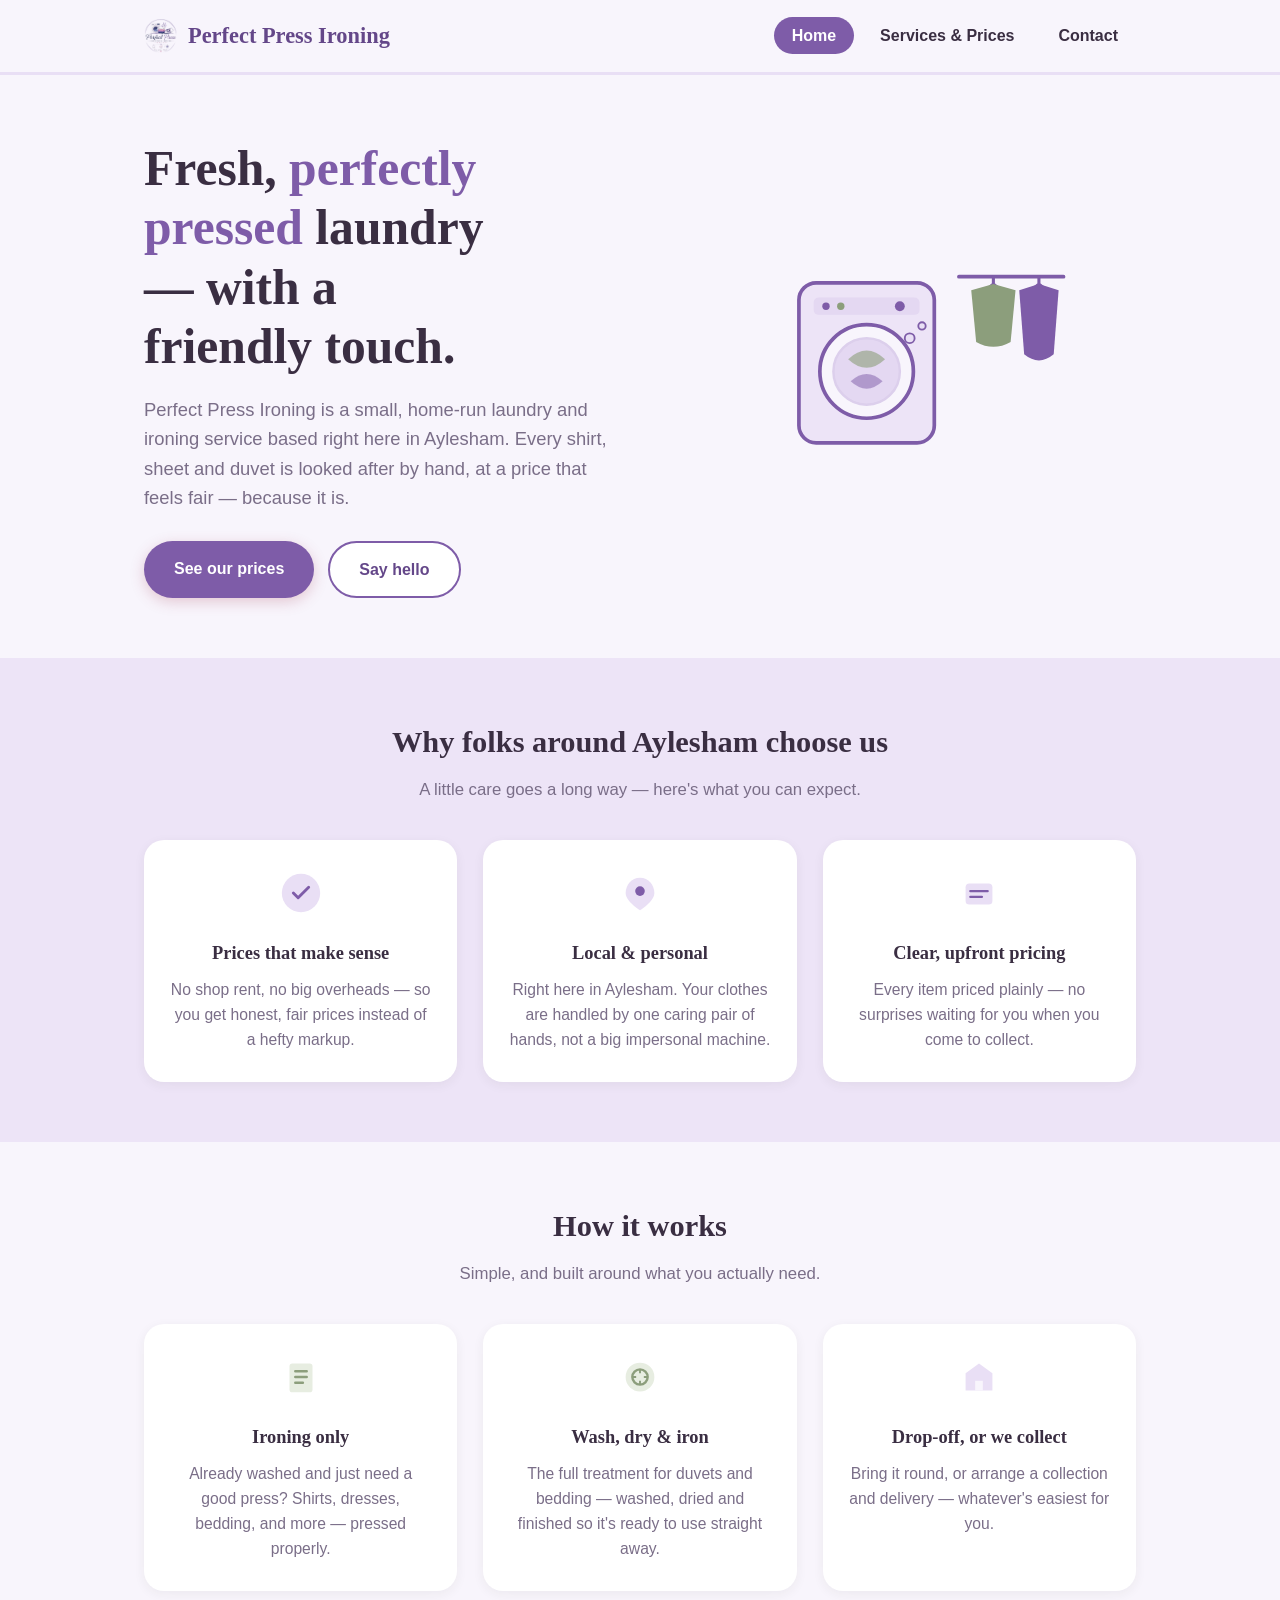
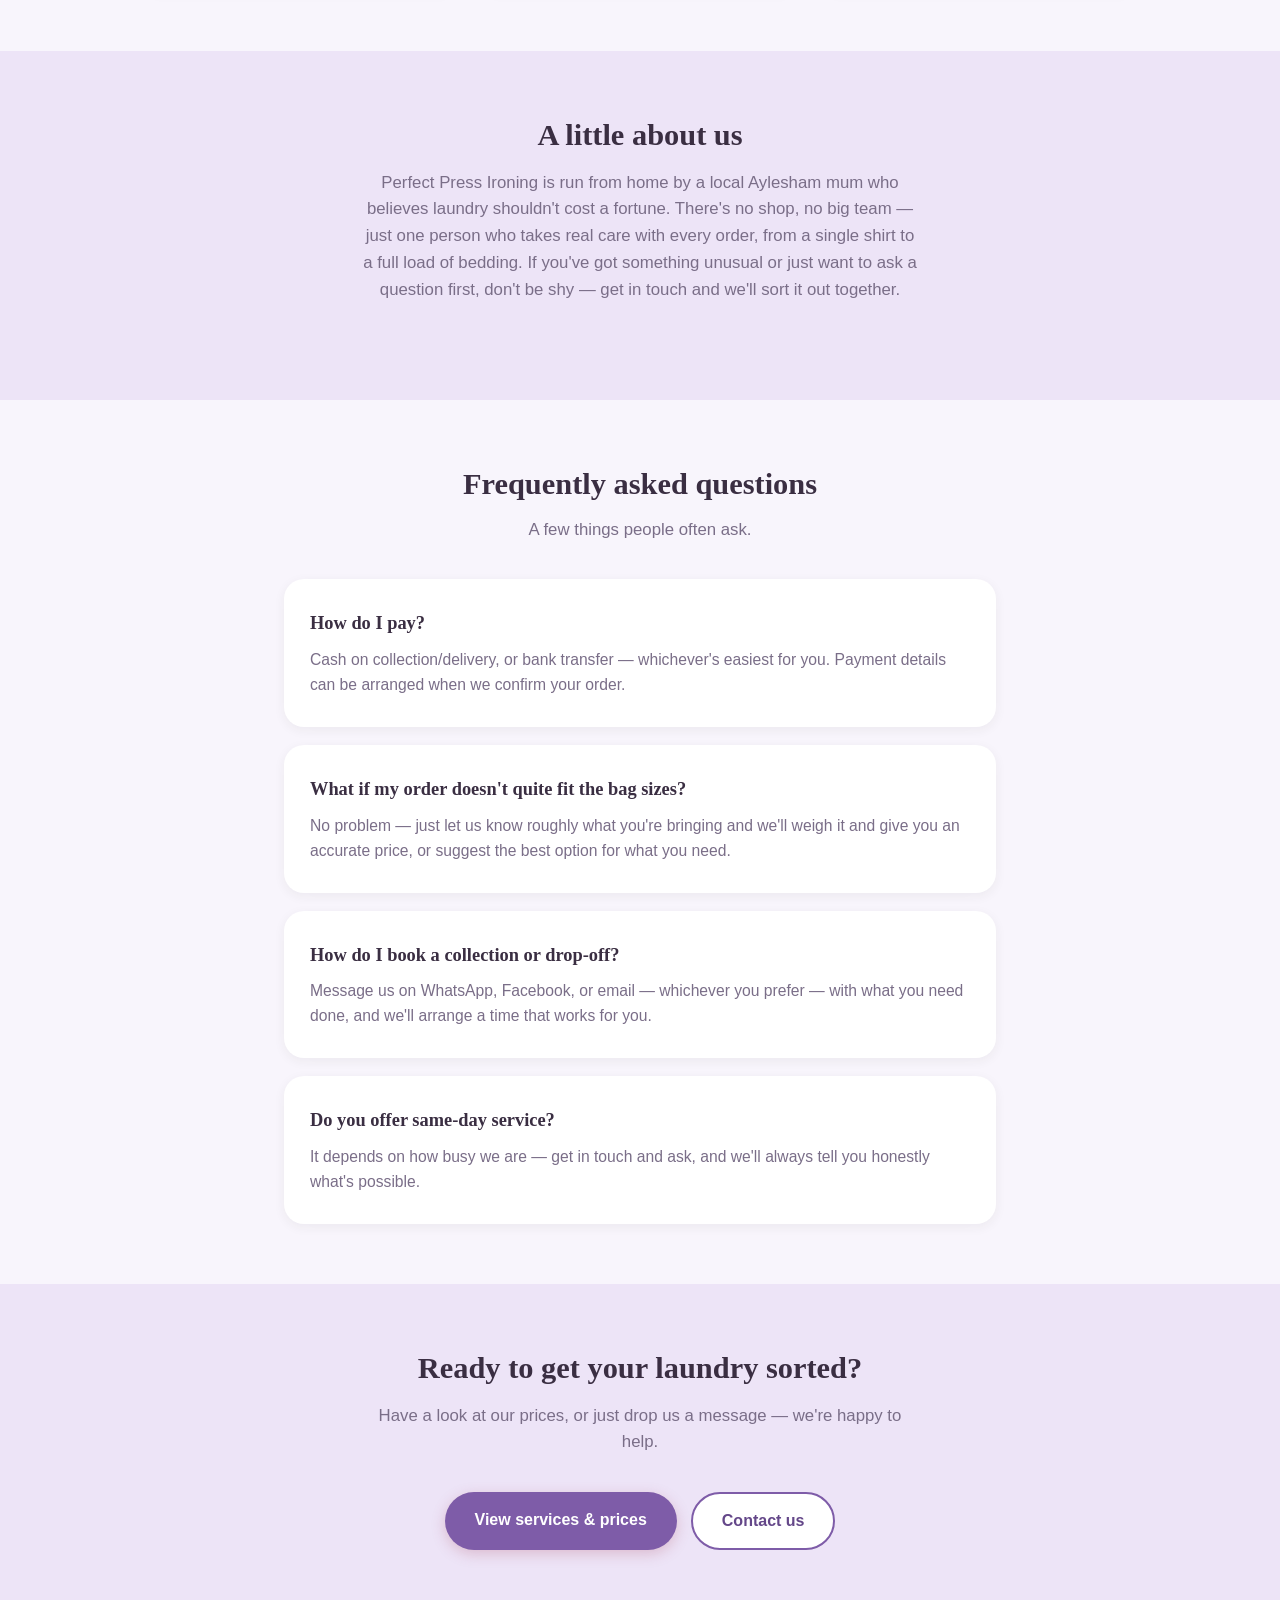
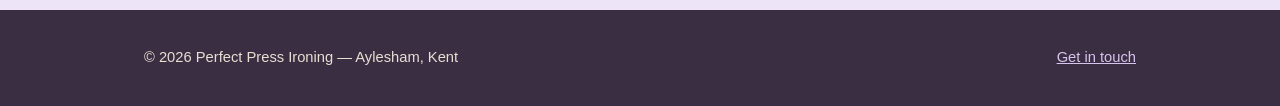
<file: index.html>
<!DOCTYPE html>
<html lang="en">
<head>
<meta charset="UTF-8">
<meta name="viewport" content="width=device-width, initial-scale=1.0">
<title>Perfect Press Ironing — Friendly Home Laundry &amp; Ironing in Aylesham</title>
<meta name="description" content="Warm, friendly home laundry, ironing and cleaning in Aylesham. Fair prices, careful hands, and a personal touch.">
<link rel="stylesheet" href="styles.css">
</head>
<body>

<header>
  <div class="nav">
    <a href="index.html" class="brand">
      <img src="images/logo-basket.png" alt="Perfect Press Ironing" class="brand-icon">
      Perfect Press Ironing
    </a>
    <button class="nav-toggle" aria-label="Toggle menu">&#9776;</button>
    <ul class="nav-links">
      <li><a href="index.html" class="active">Home</a></li>
      <li><a href="services.html">Services &amp; Prices</a></li>
      <li><a href="contact.html">Contact</a></li>
    </ul>
  </div>
</header>

<section class="hero">
  <div class="wrap hero-inner">
    <div>
      <h1>Fresh, <span class="highlight">perfectly pressed</span> laundry — with a friendly touch.</h1>
      <p class="lead">Perfect Press Ironing is a small, home-run laundry and ironing service based right here in Aylesham. Every shirt, sheet and duvet is looked after by hand, at a price that feels fair — because it is.</p>
      <div class="hero-buttons">
        <a href="services.html" class="btn">See our prices</a>
        <a href="contact.html" class="btn-outline">Say hello</a>
      </div>
    </div>
    <div class="hero-art">
      <svg viewBox="0 0 260 260" width="100%" height="100%" style="max-width:320px;">
        <!-- washing machine -->
        <rect x="30" y="60" width="110" height="130" rx="14" fill="#EDE4F7" stroke="#7E5CA8" stroke-width="3"/>
        <rect x="42" y="72" width="86" height="14" rx="4" fill="#E4D8F2"/>
        <circle cx="52" cy="79" r="3" fill="#7E5CA8"/>
        <circle cx="64" cy="79" r="3" fill="#8C9E7C"/>
        <circle cx="112" cy="79" r="4" fill="#7E5CA8"/>
        <circle cx="85" cy="132" r="38" fill="#F8F5FC" stroke="#7E5CA8" stroke-width="3"/>
        <circle cx="85" cy="132" r="27" fill="#E4D8F2" stroke="#DCCFEC" stroke-width="2"/>
        <path d="M70 122 Q85 108 100 122 Q85 136 70 122" fill="#8C9E7C" opacity="0.6"/>
        <path d="M72 140 Q85 152 98 140 Q85 128 72 140" fill="#7E5CA8" opacity="0.5"/>
        <!-- bubbles -->
        <circle cx="120" cy="105" r="4" fill="#E9DFF5" stroke="#7E5CA8" stroke-width="1.5"/>
        <circle cx="130" cy="95" r="3" fill="#E9DFF5" stroke="#7E5CA8" stroke-width="1.5"/>

        <!-- hanger rail -->
        <line x1="160" y1="55" x2="245" y2="55" stroke="#7E5CA8" stroke-width="3" stroke-linecap="round"/>
        <!-- hanger 1 with shirt -->
        <path d="M188 55 v6 M182 66 L188 61 L194 66" stroke="#7E5CA8" stroke-width="2.5" stroke-linecap="round" fill="none"/>
        <path d="M170 66 L188 61 L206 66 L202 108 Q188 116 174 108 Z" fill="#8C9E7C"/>
        <!-- hanger 2 with shirt -->
        <path d="M225 55 v6 M219 66 L225 61 L231 66" stroke="#7E5CA8" stroke-width="2.5" stroke-linecap="round" fill="none"/>
        <path d="M209 66 L225 61 L241 66 L237 118 Q225 128 213 118 Z" fill="#7E5CA8"/>
      </svg>
    </div>
  </div>
</section>

<section class="alt">
  <div class="wrap center">
    <h2>Why folks around Aylesham choose us</h2>
    <p class="section-note">A little care goes a long way — here's what you can expect.</p>
    <div class="grid3">
      <div class="feature">
        <svg class="icon" viewBox="0 0 48 48" fill="none">
          <circle cx="24" cy="24" r="20" fill="#E9DFF5"/>
          <path d="M16 24 L21 29 L32 18" stroke="#7E5CA8" stroke-width="3" stroke-linecap="round" stroke-linejoin="round" fill="none"/>
        </svg>
        <h3>Prices that make sense</h3>
        <p>No shop rent, no big overheads — so you get honest, fair prices instead of a hefty markup.</p>
      </div>
      <div class="feature">
        <svg class="icon" viewBox="0 0 48 48" fill="none">
          <path d="M24 8 C15 8 9 16 9 24 C9 33 24 42 24 42 C24 42 39 33 39 24 C39 16 33 8 24 8Z" fill="#E9DFF5"/>
          <circle cx="24" cy="22" r="5" fill="#7E5CA8"/>
        </svg>
        <h3>Local &amp; personal</h3>
        <p>Right here in Aylesham. Your clothes are handled by one caring pair of hands, not a big impersonal machine.</p>
      </div>
      <div class="feature">
        <svg class="icon" viewBox="0 0 48 48" fill="none">
          <rect x="10" y="14" width="28" height="22" rx="4" fill="#E9DFF5"/>
          <path d="M15 22 h18 M15 28 h12" stroke="#7E5CA8" stroke-width="2.5" stroke-linecap="round"/>
        </svg>
        <h3>Clear, upfront pricing</h3>
        <p>Every item priced plainly — no surprises waiting for you when you come to collect.</p>
      </div>
    </div>
  </div>
</section>

<section>
  <div class="wrap center">
    <h2>How it works</h2>
    <p class="section-note">Simple, and built around what you actually need.</p>
    <div class="grid3">
      <div class="feature">
        <svg class="icon" viewBox="0 0 48 48" fill="none">
          <rect x="12" y="10" width="24" height="30" rx="3" fill="#E7EDE1"/>
          <path d="M18 18 h12 M18 24 h12 M18 30 h8" stroke="#8C9E7C" stroke-width="2.5" stroke-linecap="round"/>
        </svg>
        <h3>Ironing only</h3>
        <p>Already washed and just need a good press? Shirts, dresses, bedding, and more — pressed properly.</p>
      </div>
      <div class="feature">
        <svg class="icon" viewBox="0 0 48 48" fill="none">
          <circle cx="24" cy="24" r="15" fill="#E7EDE1"/>
          <circle cx="24" cy="24" r="8" fill="none" stroke="#8C9E7C" stroke-width="2.5"/>
          <path d="M24 16 v4 M24 28 v4 M16 24 h4 M28 24 h4" stroke="#8C9E7C" stroke-width="2"/>
        </svg>
        <h3>Wash, dry &amp; iron</h3>
        <p>The full treatment for duvets and bedding — washed, dried and finished so it's ready to use straight away.</p>
      </div>
      <div class="feature">
        <svg class="icon" viewBox="0 0 48 48" fill="none">
          <path d="M10 20 L24 10 L38 20 V38 H10 Z" fill="#E9DFF5"/>
          <path d="M20 38 V28 H28 V38" fill="#F8F5FC"/>
        </svg>
        <h3>Drop-off, or we collect</h3>
        <p>Bring it round, or arrange a collection and delivery — whatever's easiest for you.</p>
      </div>
    </div>
  </div>
</section>

<section class="alt">
  <div class="wrap" style="max-width:760px; text-align:center;">
    <h2>A little about us</h2>
    <p class="section-note" style="margin-left:auto;margin-right:auto;">Perfect Press Ironing is run from home by a local Aylesham mum who believes laundry shouldn't cost a fortune. There's no shop, no big team — just one person who takes real care with every order, from a single shirt to a full load of bedding. If you've got something unusual or just want to ask a question first, don't be shy — get in touch and we'll sort it out together.</p>
  </div>
</section>

<section>
  <div class="wrap" style="max-width:760px;">
    <h2 class="center" style="margin-bottom:8px;">Frequently asked questions</h2>
    <p class="section-note center" style="margin-left:auto;margin-right:auto;">A few things people often ask.</p>

    <div class="feature" style="margin-bottom:18px;">
      <h3>How do I pay?</h3>
      <p>Cash on collection/delivery, or bank transfer — whichever's easiest for you. Payment details can be arranged when we confirm your order.</p>
    </div>
    <div class="feature" style="margin-bottom:18px;">
      <h3>What if my order doesn't quite fit the bag sizes?</h3>
      <p>No problem — just let us know roughly what you're bringing and we'll weigh it and give you an accurate price, or suggest the best option for what you need.</p>
    </div>
    <div class="feature" style="margin-bottom:18px;">
      <h3>How do I book a collection or drop-off?</h3>
      <p>Message us on WhatsApp, Facebook, or email — whichever you prefer — with what you need done, and we'll arrange a time that works for you.</p>
    </div>
    <div class="feature">
      <h3>Do you offer same-day service?</h3>
      <p>It depends on how busy we are — get in touch and ask, and we'll always tell you honestly what's possible.</p>
    </div>
  </div>
</section>

<section class="alt">
  <div class="wrap center">
    <h2>Ready to get your laundry sorted?</h2>
    <p class="section-note">Have a look at our prices, or just drop us a message — we're happy to help.</p>
    <div class="hero-buttons" style="justify-content:center;">
      <a href="services.html" class="btn">View services &amp; prices</a>
      <a href="contact.html" class="btn-outline">Contact us</a>
    </div>
  </div>
</section>

<footer>
  <div class="wrap footer-row">
    <span>&copy; 2026 Perfect Press Ironing — Aylesham, Kent</span>
    <span><a href="contact.html">Get in touch</a></span>
  </div>
</footer>

<script src="nav.js"></script>
<!-- Cloudflare Web Analytics --><script type='module' src='https://static.cloudflareinsights.com/beacon.min.js' data-cf-beacon='{"token": "32b7b46037474253a312a20055d5d969"}'></script><!-- End Cloudflare Web Analytics -->
</body>
</html>
</file>
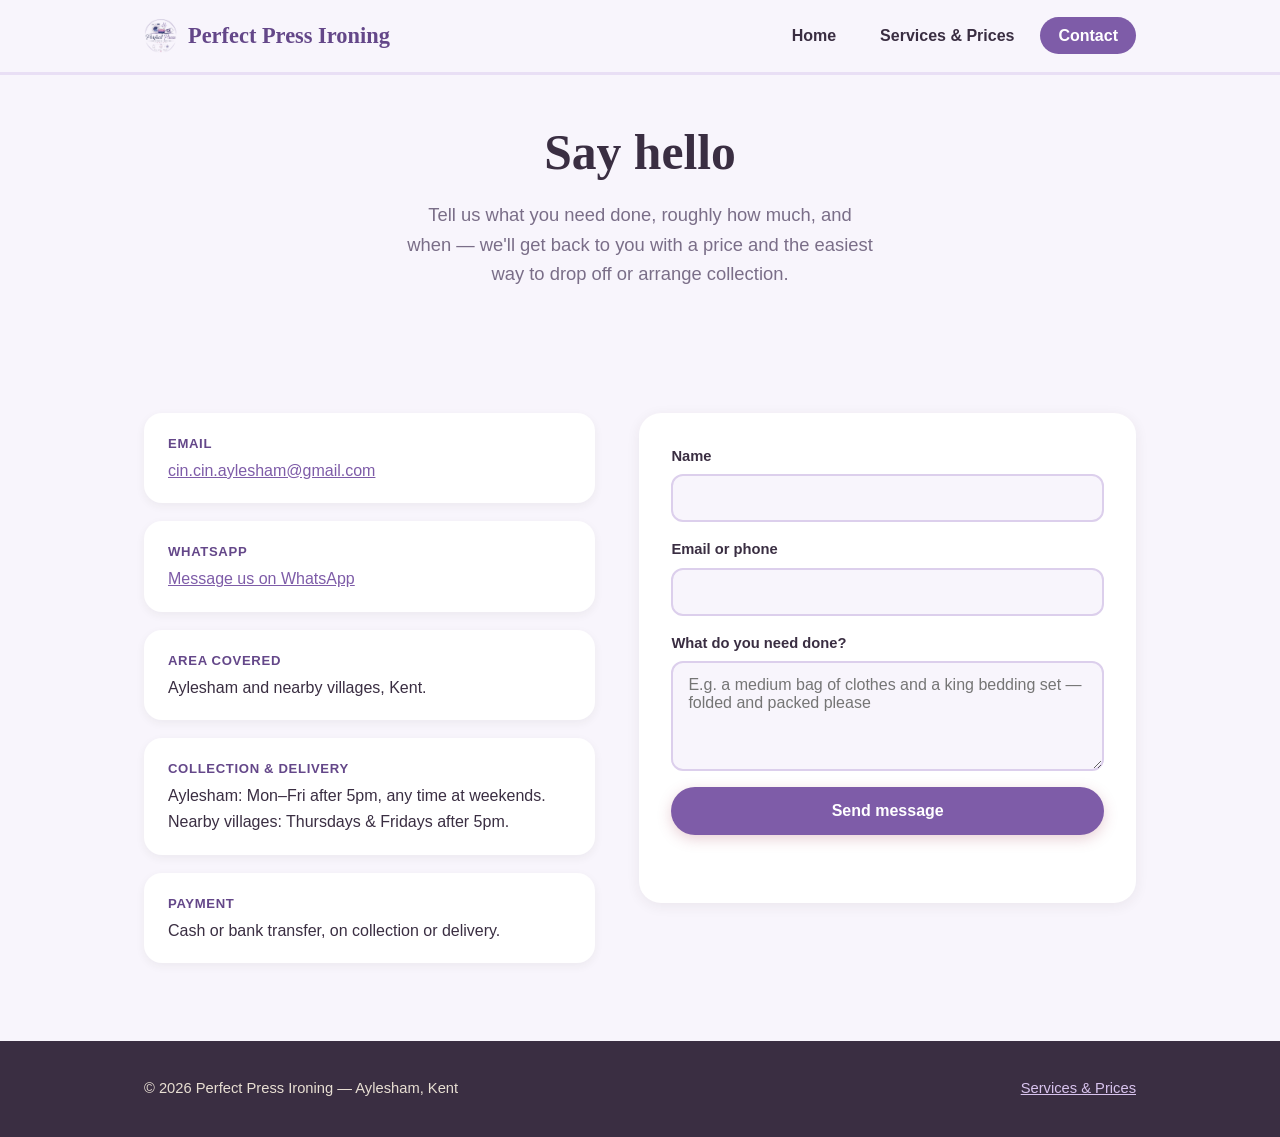
<file: contact.html>
<!DOCTYPE html>
<html lang="en">
<head>
<meta charset="UTF-8">
<meta name="viewport" content="width=device-width, initial-scale=1.0">
<title>Contact — Perfect Press Ironing</title>
<meta name="description" content="Get in touch with Perfect Press Ironing, Aylesham — friendly laundry, ironing and cleaning.">
<link rel="stylesheet" href="styles.css">
</head>
<body>

<header>
  <div class="nav">
    <a href="index.html" class="brand">
      <img src="images/logo-basket.png" alt="Perfect Press Ironing" class="brand-icon">
      Perfect Press Ironing
    </a>
    <button class="nav-toggle" aria-label="Toggle menu">&#9776;</button>
    <ul class="nav-links">
      <li><a href="index.html">Home</a></li>
      <li><a href="services.html">Services &amp; Prices</a></li>
      <li><a href="contact.html" class="active">Contact</a></li>
    </ul>
  </div>
</header>

<section class="hero" style="padding:48px 0 36px;">
  <div class="wrap center">
    <h1 style="max-width:none;">Say hello</h1>
    <p class="lead" style="margin-left:auto;margin-right:auto;">Tell us what you need done, roughly how much, and when — we'll get back to you with a price and the easiest way to drop off or arrange collection.</p>
  </div>
</section>

<section>
  <div class="wrap contact-grid">

    <div class="contact-details">
      <div class="item">
        <div class="label">Email</div>
        <p><a href="mailto:cin.cin.aylesham@gmail.com">cin.cin.aylesham@gmail.com</a></p>
      </div>
      <div class="item">
        <div class="label">WhatsApp</div>
        <p><a href="https://wa.me/447436921826?text=Hi%2C%20I%27d%20like%20to%20ask%20about%20laundry%20services" target="_blank" rel="noopener">Message us on WhatsApp</a></p>
      </div>
      <div class="item">
        <div class="label">Area covered</div>
        <p>Aylesham and nearby villages, Kent.</p>
      </div>
      <div class="item">
        <div class="label">Collection &amp; delivery</div>
        <p>Aylesham: Mon–Fri after 5pm, any time at weekends.<br>Nearby villages: Thursdays &amp; Fridays after 5pm.</p>
      </div>
      <div class="item">
        <div class="label">Payment</div>
        <p>Cash or bank transfer, on collection or delivery.</p>
      </div>
    </div>

    <div>
      <form id="contact-form" action="https://formspree.io/f/mrenqnzk" method="POST">
        <label for="name">Name</label>
        <input type="text" id="name" name="name" required>

        <label for="contact_info">Email or phone</label>
        <input type="text" id="contact_info" name="contact_info" required>

        <label for="message">What do you need done?</label>
        <textarea id="message" name="message" placeholder="E.g. a medium bag of clothes and a king bedding set — folded and packed please" required></textarea>

        <button type="submit" class="btn">Send message</button>
        <div class="form-status" id="form-status"></div>
      </form>
    </div>

  </div>
</section>

<footer>
  <div class="wrap footer-row">
    <span>&copy; 2026 Perfect Press Ironing — Aylesham, Kent</span>
    <span><a href="services.html">Services &amp; Prices</a></span>
  </div>
</footer>

<script src="nav.js"></script>
<script>
  var form = document.getElementById('contact-form');

  function setStatus(text, color) {
    var statusEl = document.getElementById('form-status');
    if (!statusEl) {
      console.warn('form-status element not found in the page; message was: ' + text);
      return;
    }
    statusEl.textContent = text;
    statusEl.style.color = color || "";
  }

  form.addEventListener('submit', function (e) {
    e.preventDefault();
    setStatus("Sending...", "");

    var data = new FormData(form);

    fetch(form.action, {
      method: 'POST',
      body: data,
      headers: { 'Accept': 'application/json' }
    }).then(function (response) {
      return response.json().then(function (body) {
        return { ok: response.ok, body: body };
      });
    }).then(function (result) {
      if (result.ok) {
        setStatus("Thanks! Your message has been sent — we'll get back to you soon.", "#8C9E7C");
        form.reset();
      } else {
        var errMsg = "Sorry, something went wrong. Please try again, or email us directly.";
        if (result.body && result.body.errors && result.body.errors.length) {
          errMsg = result.body.errors.map(function (er) { return er.message; }).join(' ');
        }
        setStatus(errMsg, "#7E5CA8");
        console.error('Formspree error:', result.body);
      }
    }).catch(function (err) {
      setStatus("Sorry, something went wrong. Please check your connection and try again.", "#7E5CA8");
      console.error('Network/JS error submitting form:', err);
    });
  });
</script>
<!-- Cloudflare Web Analytics --><script type='module' src='https://static.cloudflareinsights.com/beacon.min.js' data-cf-beacon='{"token": "32b7b46037474253a312a20055d5d969"}'></script><!-- End Cloudflare Web Analytics -->
</body>
</html>
</file>
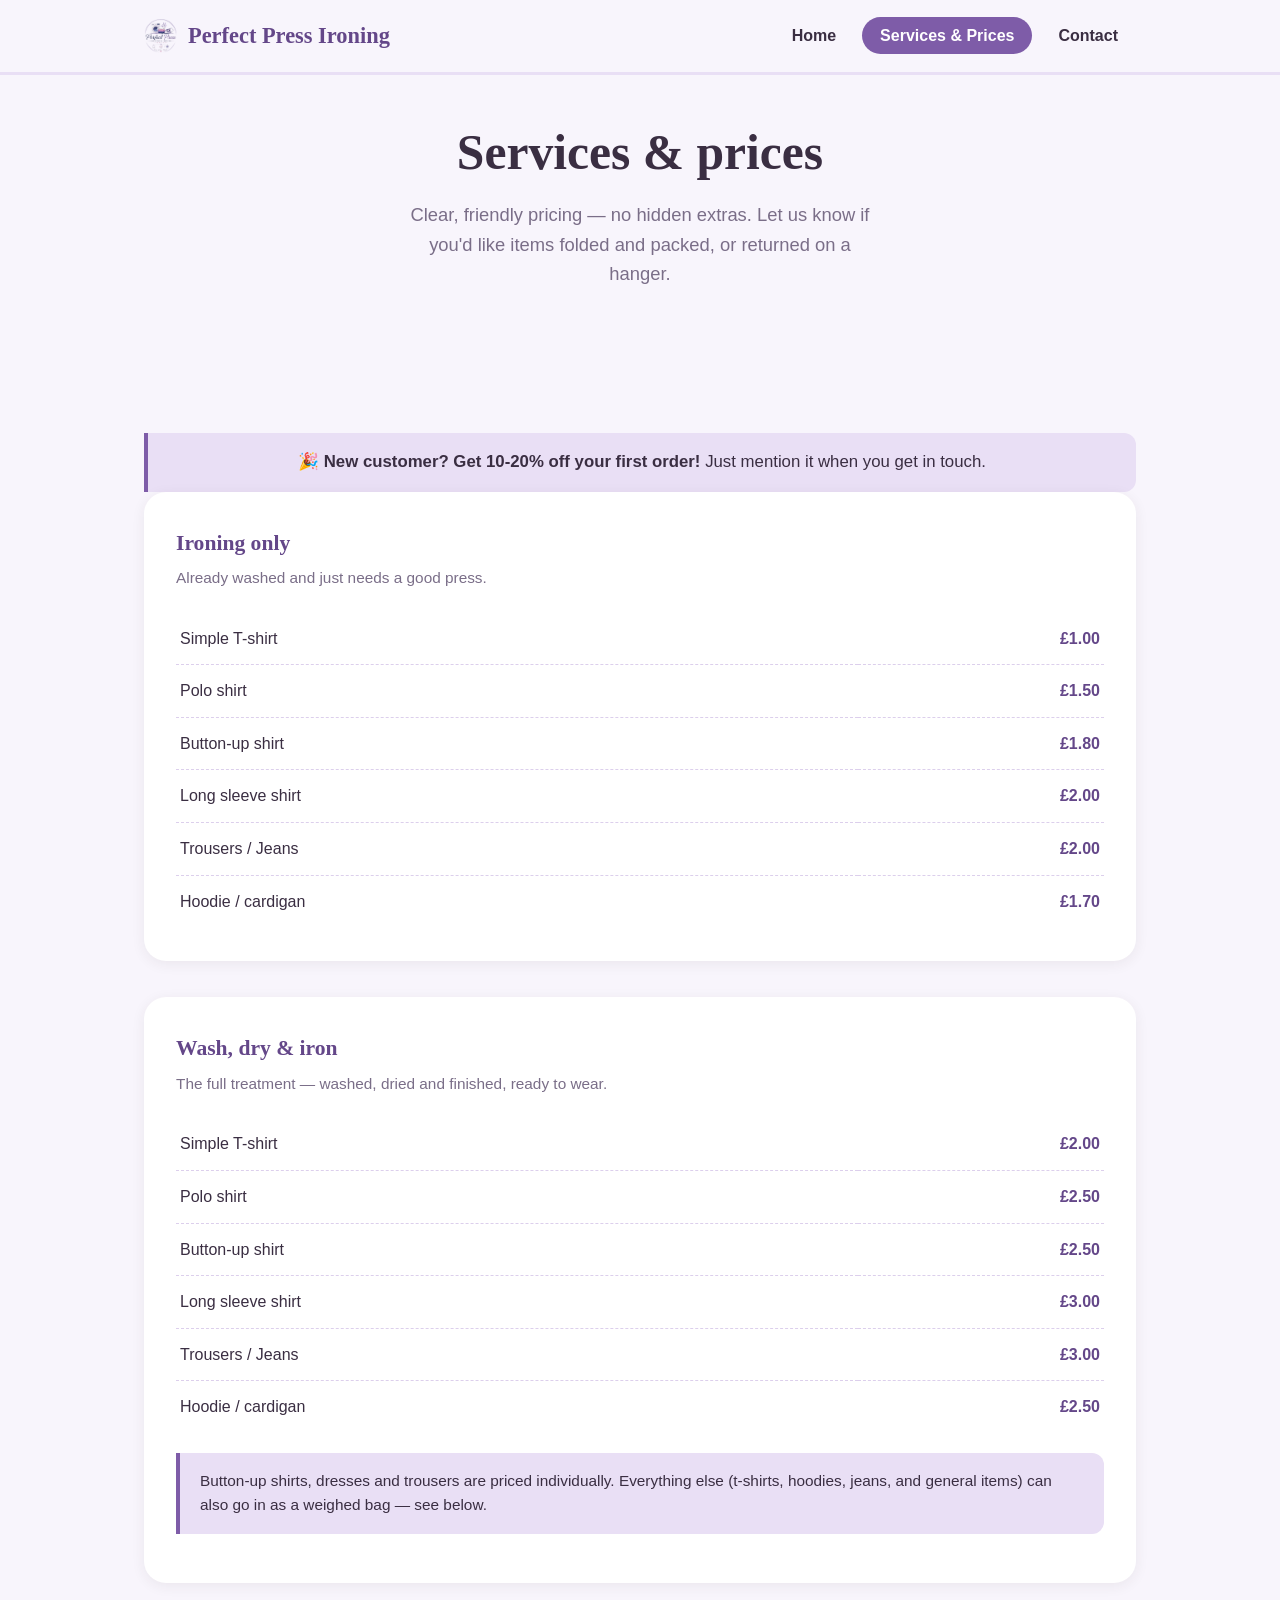
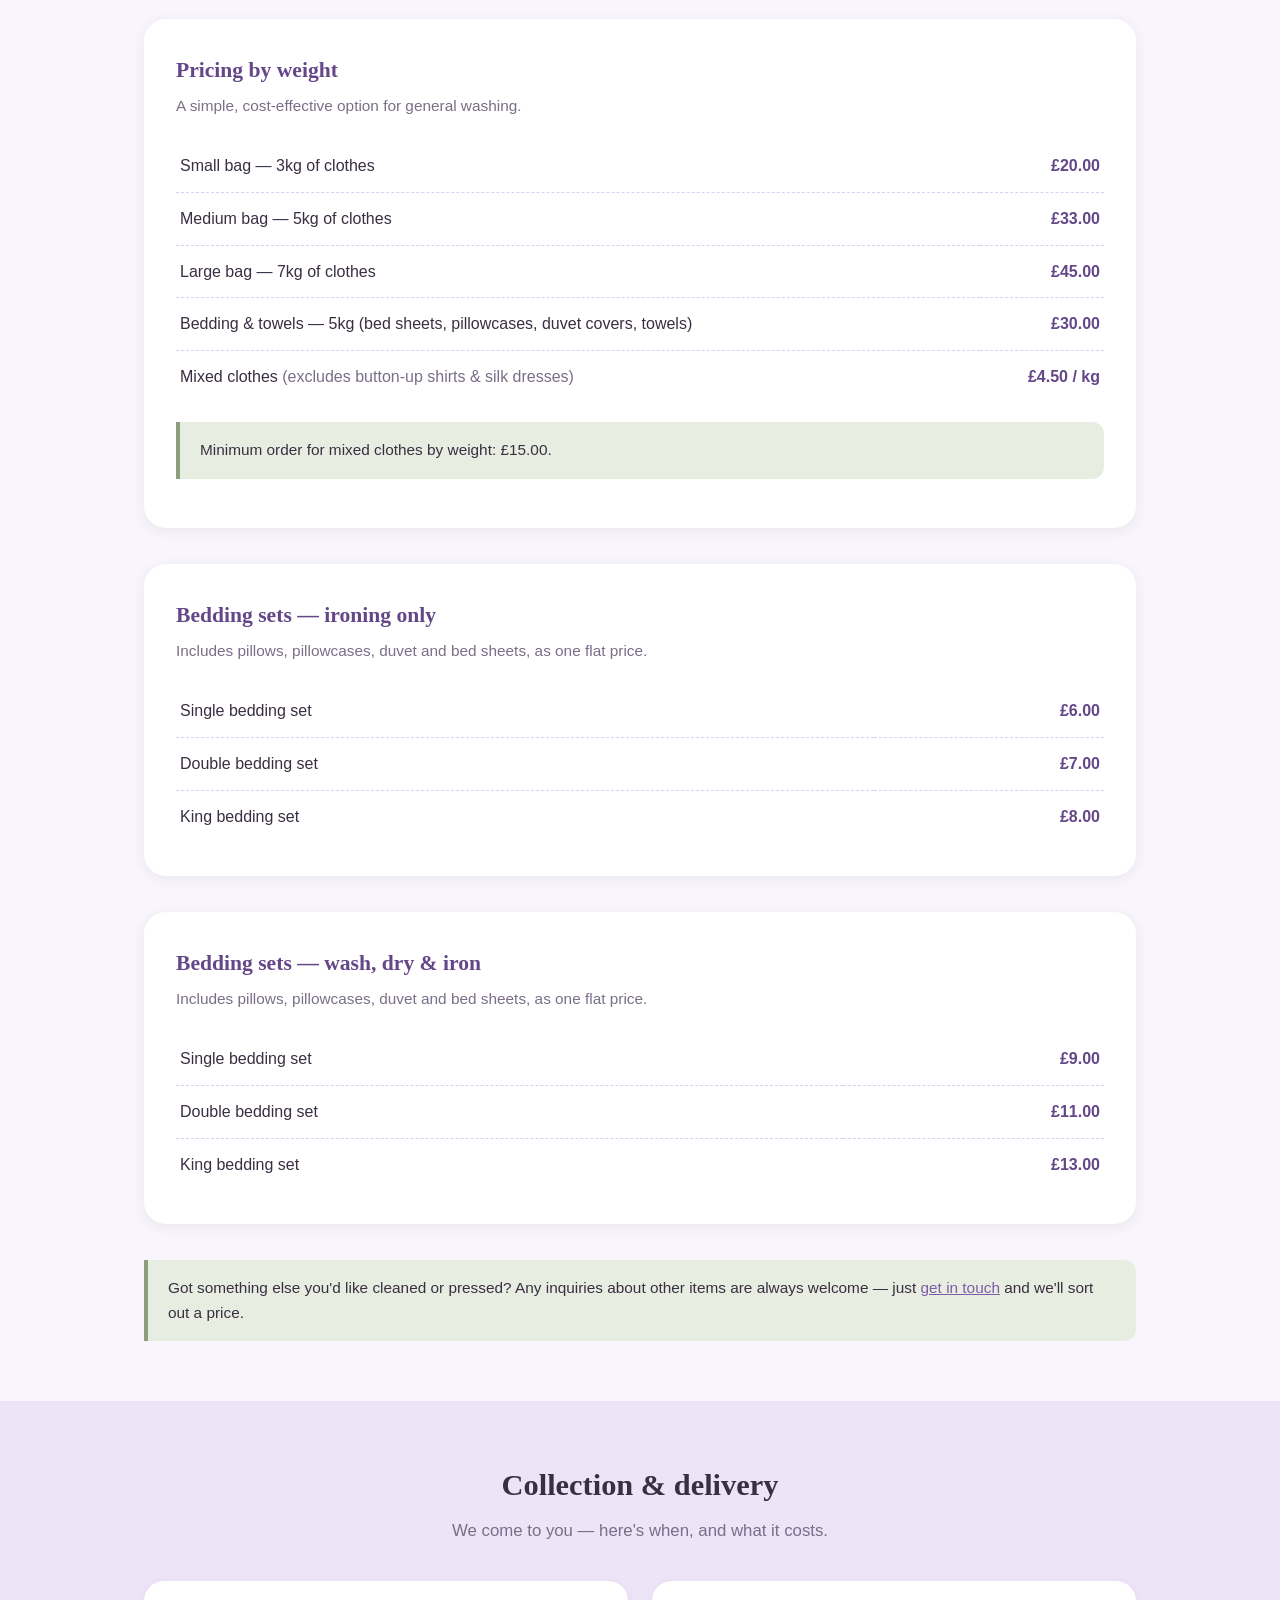
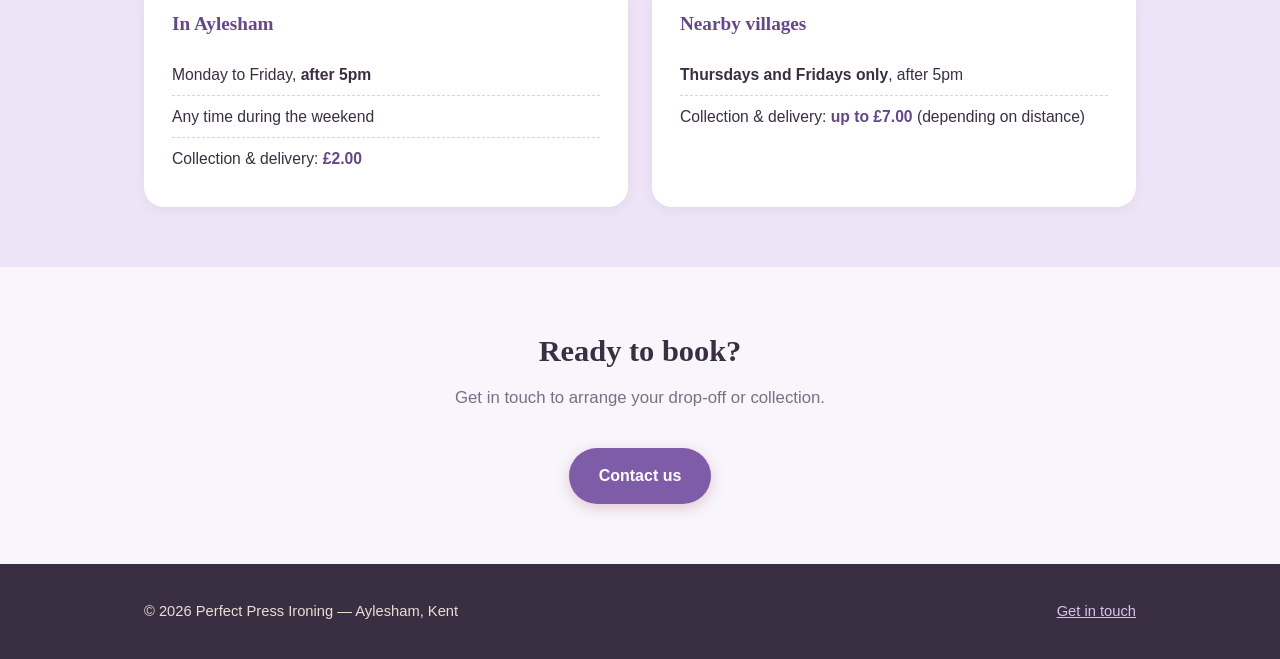
<file: services.html>
<!DOCTYPE html>
<html lang="en">
<head>
<meta charset="UTF-8">
<meta name="viewport" content="width=device-width, initial-scale=1.0">
<title>Services &amp; Prices — Perfect Press Ironing</title>
<meta name="description" content="Full price list for ironing, laundry and cleaning services in Aylesham and nearby villages.">
<link rel="stylesheet" href="styles.css">
</head>
<body>

<header>
  <div class="nav">
    <a href="index.html" class="brand">
      <img src="images/logo-basket.png" alt="Perfect Press Ironing" class="brand-icon">
      Perfect Press Ironing
    </a>
    <button class="nav-toggle" aria-label="Toggle menu">&#9776;</button>
    <ul class="nav-links">
      <li><a href="index.html">Home</a></li>
      <li><a href="services.html" class="active">Services &amp; Prices</a></li>
      <li><a href="contact.html">Contact</a></li>
    </ul>
  </div>
</header>

<section class="hero" style="padding:48px 0 36px;">
  <div class="wrap center">
    <h1 style="max-width:none;">Services &amp; prices</h1>
    <p class="lead" style="margin-left:auto;margin-right:auto;">Clear, friendly pricing — no hidden extras. Let us know if you'd like items folded and packed, or returned on a hanger.</p>
  </div>
</section>

<section>
  <div class="wrap">

    <div class="price-note pink" style="text-align:center; font-size:1.05rem;">
    🎉 <strong>New customer? Get 10-20% off your first order!</strong> Just mention it when you get in touch.
    </div>

    <div class="price-block">
      <h3>Ironing only</h3>
      <p class="price-sub">Already washed and just needs a good press.</p>
      <table class="price-table">
        <tr><td>Simple T-shirt</td><td>£1.00</td></tr>
        <tr><td>Polo shirt</td><td>£1.50</td></tr>
        <tr><td>Button-up shirt</td><td>£1.80</td></tr>
        <tr><td>Long sleeve shirt</td><td>£2.00</td></tr>
        <tr><td>Trousers / Jeans</td><td>£2.00</td></tr>
        <tr><td>Hoodie / cardigan</td><td>£1.70</td></tr>
      </table>
    </div>

    <div class="price-block">
      <h3>Wash, dry &amp; iron</h3>
      <p class="price-sub">The full treatment — washed, dried and finished, ready to wear.</p>
      <table class="price-table">
        <tr><td>Simple T-shirt</td><td>£2.00</td></tr>
        <tr><td>Polo shirt</td><td>£2.50</td></tr>
        <tr><td>Button-up shirt</td><td>£2.50</td></tr>
        <tr><td>Long sleeve shirt</td><td>£3.00</td></tr>
        <tr><td>Trousers / Jeans</td><td>£3.00</td></tr>
        <tr><td>Hoodie / cardigan</td><td>£2.50</td></tr>
      </table>
      <p class="price-note pink">Button-up shirts, dresses and trousers are priced individually. Everything else (t-shirts, hoodies, jeans, and general items) can also go in as a weighed bag — see below.</p>
    </div>

    <div class="price-block">
      <h3>Pricing by weight</h3>
      <p class="price-sub">A simple, cost-effective option for general washing.</p>
      <table class="price-table">
        <tr><td>Small bag — 3kg of clothes</td><td>£20.00</td></tr>
        <tr><td>Medium bag — 5kg of clothes</td><td>£33.00</td></tr>
        <tr><td>Large bag — 7kg of clothes</td><td>£45.00</td></tr>
        <tr><td>Bedding &amp; towels — 5kg (bed sheets, pillowcases, duvet covers, towels)</td><td>£30.00</td></tr>
        <tr><td>Mixed clothes <span style="color:var(--ink-soft);">(excludes button-up shirts &amp; silk dresses)</span></td><td>£4.50 / kg</td></tr>
      </table>
      <p class="price-note">Minimum order for mixed clothes by weight: £15.00.</p>
    </div> 

    <div class="price-block">
      <h3>Bedding sets — ironing only</h3>
      <p class="price-sub">Includes pillows, pillowcases, duvet and bed sheets, as one flat price.</p>
      <table class="price-table">
        <tr><td>Single bedding set</td><td>£6.00</td></tr>
        <tr><td>Double bedding set</td><td>£7.00</td></tr>
        <tr><td>King bedding set</td><td>£8.00</td></tr>
      </table>
    </div>    

    <div class="price-block">
      <h3>Bedding sets — wash, dry &amp; iron</h3>
      <p class="price-sub">Includes pillows, pillowcases, duvet and bed sheets, as one flat price.</p>
      <table class="price-table">
        <tr><td>Single bedding set</td><td>£9.00</td></tr>
        <tr><td>Double bedding set</td><td>£11.00</td></tr>
        <tr><td>King bedding set</td><td>£13.00</td></tr>
      </table>
    </div>

    <div class="price-note" style="margin-top:8px;">
      Got something else you'd like cleaned or pressed? Any inquiries about other items are always welcome — just <a href="contact.html">get in touch</a> and we'll sort out a price.
    </div>

  </div>
</section>

<section class="alt">
  <div class="wrap">
    <h2 class="center" style="margin-bottom:8px;">Collection &amp; delivery</h2>
    <p class="section-note center" style="margin-left:auto;margin-right:auto;">We come to you — here's when, and what it costs.</p>
    <div class="schedule-grid">
      <div class="schedule-card">
        <h3>In Aylesham</h3>
        <ul>
          <li>Monday to Friday, <strong>after 5pm</strong></li>
          <li>Any time during the weekend</li>
          <li>Collection &amp; delivery: <span class="fee">£2.00</span></li>
        </ul>
      </div>
      <div class="schedule-card">
        <h3>Nearby villages</h3>
        <ul>
          <li><strong>Thursdays and Fridays only</strong>, after 5pm</li>
          <li>Collection &amp; delivery: <span class="fee">up to £7.00</span> (depending on distance)</li>
        </ul>
      </div>
    </div>
  </div>
</section>

<section>
  <div class="wrap center">
    <h2>Ready to book?</h2>
    <p class="section-note" style="margin-left:auto;margin-right:auto;">Get in touch to arrange your drop-off or collection.</p>
    <a href="contact.html" class="btn">Contact us</a>
  </div>
</section>

<footer>
  <div class="wrap footer-row">
    <span>&copy; 2026 Perfect Press Ironing — Aylesham, Kent</span>
    <span><a href="contact.html">Get in touch</a></span>
  </div>
</footer>

<script src="nav.js"></script>
<!-- Cloudflare Web Analytics --><script type='module' src='https://static.cloudflareinsights.com/beacon.min.js' data-cf-beacon='{"token": "32b7b46037474253a312a20055d5d969"}'></script><!-- End Cloudflare Web Analytics -->
</body>
</html>
</file>
<file: styles.css>
:root {
  --bg: #F8F5FC;
  --bg-card: #EDE4F7;
  --bg-card-alt: #E4D8F2;
  --ink: #3A2E42;
  --ink-soft: #7A6E88;
  --accent: #7E5CA8;
  --accent-dark: #644789;
  --accent-soft: #E9DFF5;
  --sage: #8C9E7C;
  --sage-soft: #E7EDE1;
  --line: #DCCFEC;
  --max: 1040px;
}

* { box-sizing: border-box; }
html { scroll-behavior: smooth; }

body {
  margin: 0;
  font-family: 'Trebuchet MS', 'Segoe UI', Verdana, sans-serif;
  background: var(--bg);
  color: var(--ink);
  line-height: 1.6;
}

h1, h2, h3 {
  font-family: Georgia, 'Times New Roman', serif;
  font-weight: 700;
  color: var(--ink);
}

a { color: var(--accent); }

.wrap {
  max-width: var(--max);
  margin: 0 auto;
  padding: 0 24px;
}

/* Steam wisp signature motif */
.steam-wisp {
  position: absolute;
  opacity: 0.35;
  pointer-events: none;
}

.steam-wisp svg { display: block; }

/* Header */
header {
  background: var(--bg);
  border-bottom: 3px solid var(--accent-soft);
  position: sticky;
  top: 0;
  z-index: 10;
}

.nav {
  max-width: var(--max);
  margin: 0 auto;
  padding: 18px 24px;
  display: flex;
  justify-content: space-between;
  align-items: center;
}

.brand {
  font-family: Georgia, serif;
  font-weight: 700;
  font-size: 1.4rem;
  color: var(--accent-dark);
  text-decoration: none;
  display: flex;
  align-items: center;
  gap: 10px;
}

.brand-icon {
  width: 34px;
  height: 34px;
  flex-shrink: 0;
  object-fit: contain;
  border-radius: 6px;
}

.nav-links {
  display: flex;
  gap: 8px;
  list-style: none;
  margin: 0;
  padding: 0;
}

.nav-links a {
  color: var(--ink);
  text-decoration: none;
  font-size: 1rem;
  font-weight: 600;
  padding: 10px 18px;
  border-radius: 999px;
  transition: background 0.2s ease, color 0.2s ease;
}

.nav-links a:hover,
.nav-links a.active {
  background: var(--accent);
  color: white;
}

.nav-toggle {
  display: none;
}

/* Hero */
.hero {
  padding: 64px 0 60px;
  position: relative;
  overflow: hidden;
}

.hero-inner {
  display: grid;
  grid-template-columns: 1.1fr 0.9fr;
  gap: 40px;
  align-items: center;
  position: relative;
  z-index: 1;
}

.hero h1 {
  font-size: clamp(2.1rem, 4.6vw, 3.1rem);
  line-height: 1.2;
  margin: 0 0 18px;
  max-width: 15ch;
}

.hero h1 .highlight {
  color: var(--accent);
}

.hero p.lead {
  font-size: 1.15rem;
  color: var(--ink-soft);
  max-width: 46ch;
  margin: 0 0 28px;
}

.hero-buttons {
  display: flex;
  gap: 14px;
  flex-wrap: wrap;
}

.btn {
  display: inline-block;
  background: var(--accent);
  color: white;
  text-decoration: none;
  padding: 15px 30px;
  border-radius: 999px;
  font-weight: 700;
  font-size: 1rem;
  border: none;
  cursor: pointer;
  transition: background 0.2s ease, transform 0.15s ease;
  box-shadow: 0 4px 14px rgba(168, 66, 92, 0.25);
}

.btn:hover { background: var(--accent-dark); transform: translateY(-1px); }

.btn-outline {
  display: inline-block;
  background: white;
  color: var(--accent-dark);
  text-decoration: none;
  padding: 14px 29px;
  border-radius: 999px;
  font-weight: 700;
  font-size: 1rem;
  border: 2px solid var(--accent);
  transition: background 0.2s ease;
}

.btn-outline:hover { background: var(--accent-soft); }

/* Hero illustration */
.hero-art {
  position: relative;
  display: flex;
  align-items: center;
  justify-content: center;
}

/* Sections */
section {
  padding: 60px 0;
  position: relative;
}

section.alt {
  background: var(--bg-card);
}

h2 {
  font-size: 1.9rem;
  margin: 0 0 10px;
}

.section-note {
  color: var(--ink-soft);
  margin: 0 0 36px;
  max-width: 60ch;
  font-size: 1.05rem;
}

.center { text-align: center; }
.center .section-note { margin-left: auto; margin-right: auto; }

/* Feature cards */
.grid3 {
  display: grid;
  grid-template-columns: repeat(3, 1fr);
  gap: 26px;
}

.feature {
  background: white;
  border-radius: 20px;
  padding: 30px 26px;
  box-shadow: 0 3px 12px rgba(58, 46, 40, 0.06);
  position: relative;
}

.feature .icon {
  width: 46px;
  height: 46px;
  margin-bottom: 16px;
}

.feature h3 {
  font-size: 1.15rem;
  margin: 0 0 8px;
}

.feature p {
  color: var(--ink-soft);
  margin: 0;
  font-size: 0.98rem;
}

/* Pricing */
.price-block {
  background: white;
  border-radius: 22px;
  padding: 34px 32px;
  margin-bottom: 36px;
  box-shadow: 0 3px 14px rgba(58, 46, 40, 0.07);
}

.price-block h3 {
  font-size: 1.35rem;
  margin: 0 0 6px;
  color: var(--accent-dark);
}

.price-block .price-sub {
  color: var(--ink-soft);
  font-size: 0.96rem;
  margin: 0 0 22px;
}

table.price-table {
  width: 100%;
  border-collapse: collapse;
}

table.price-table tr {
  border-bottom: 1px dashed var(--line);
}

table.price-table tr:last-child { border-bottom: none; }

table.price-table td {
  padding: 13px 4px;
  font-size: 1rem;
}

table.price-table td:last-child {
  text-align: right;
  font-weight: 700;
  color: var(--accent-dark);
  white-space: nowrap;
}

.price-note {
  background: var(--sage-soft);
  border-left: 4px solid var(--sage);
  padding: 16px 20px;
  font-size: 0.96rem;
  color: var(--ink);
  margin-top: 20px;
  border-radius: 0 12px 12px 0;
}

.price-note.pink {
  background: var(--accent-soft);
  border-left-color: var(--accent);
}

/* Schedule table */
.schedule-grid {
  display: grid;
  grid-template-columns: 1fr 1fr;
  gap: 24px;
}

.schedule-card {
  background: white;
  border-radius: 20px;
  padding: 28px;
  box-shadow: 0 3px 12px rgba(58, 46, 40, 0.06);
}

.schedule-card h3 {
  font-size: 1.2rem;
  color: var(--accent-dark);
  margin: 0 0 14px;
}

.schedule-card ul {
  margin: 0;
  padding: 0;
  list-style: none;
}

.schedule-card li {
  padding: 8px 0;
  border-bottom: 1px dashed var(--line);
  font-size: 0.98rem;
}

.schedule-card li:last-child { border-bottom: none; }

.schedule-card .fee {
  font-weight: 700;
  color: var(--accent-dark);
}

/* Contact */
.contact-grid {
  display: grid;
  grid-template-columns: 1fr 1.1fr;
  gap: 44px;
}

.contact-details .item {
  background: white;
  border-radius: 18px;
  padding: 20px 24px;
  margin-bottom: 18px;
  box-shadow: 0 3px 10px rgba(58, 46, 40, 0.06);
}

.contact-details .label {
  color: var(--accent-dark);
  font-size: 0.82rem;
  text-transform: uppercase;
  letter-spacing: 0.05em;
  font-weight: 700;
  margin-bottom: 4px;
}

.contact-details p { margin: 0; }

form {
  background: white;
  border-radius: 22px;
  padding: 32px;
  box-shadow: 0 3px 14px rgba(58, 46, 40, 0.07);
  display: flex;
  flex-direction: column;
  gap: 16px;
}

label {
  font-size: 0.92rem;
  font-weight: 700;
  color: var(--ink);
  margin-bottom: -10px;
}

input, textarea, select {
  font-family: inherit;
  font-size: 1rem;
  padding: 13px 15px;
  border: 2px solid var(--line);
  border-radius: 12px;
  background: var(--bg);
  color: var(--ink);
}

input:focus, textarea:focus, select:focus {
  outline: none;
  border-color: var(--accent);
}

textarea { resize: vertical; min-height: 110px; }

.form-status {
  font-size: 0.94rem;
  margin-top: 2px;
  min-height: 1.2em;
  color: var(--sage);
  font-weight: 600;
}

/* Footer */
footer {
  background: var(--ink);
  color: #E8DFD3;
  padding: 36px 0;
  font-size: 0.92rem;
}

footer a { color: #D8C3EE; }

.footer-row {
  display: flex;
  justify-content: space-between;
  align-items: center;
  flex-wrap: wrap;
  gap: 12px;
}

/* Responsive */
@media (max-width: 780px) {
  .hero-inner { grid-template-columns: 1fr; }
  .hero-art { order: -1; max-width: 260px; margin: 0 auto 12px; }
  .nav-links {
    position: fixed;
    top: 68px;
    left: 0;
    right: 0;
    background: var(--bg);
    flex-direction: column;
    gap: 4px;
    padding: 12px;
    border-bottom: 3px solid var(--accent-soft);
    display: none;
  }
  .nav-links.open { display: flex; }
  .nav-links a { display: block; text-align: center; }
  .nav-toggle {
    display: block;
    background: none;
    border: none;
    font-size: 1.6rem;
    cursor: pointer;
    color: var(--accent-dark);
  }
  .grid3 { grid-template-columns: 1fr; }
  .contact-grid { grid-template-columns: 1fr; }
  .schedule-grid { grid-template-columns: 1fr; }
}

@media (prefers-reduced-motion: reduce) {
  html { scroll-behavior: auto; }
  * { transition: none !important; }
}
</file>
